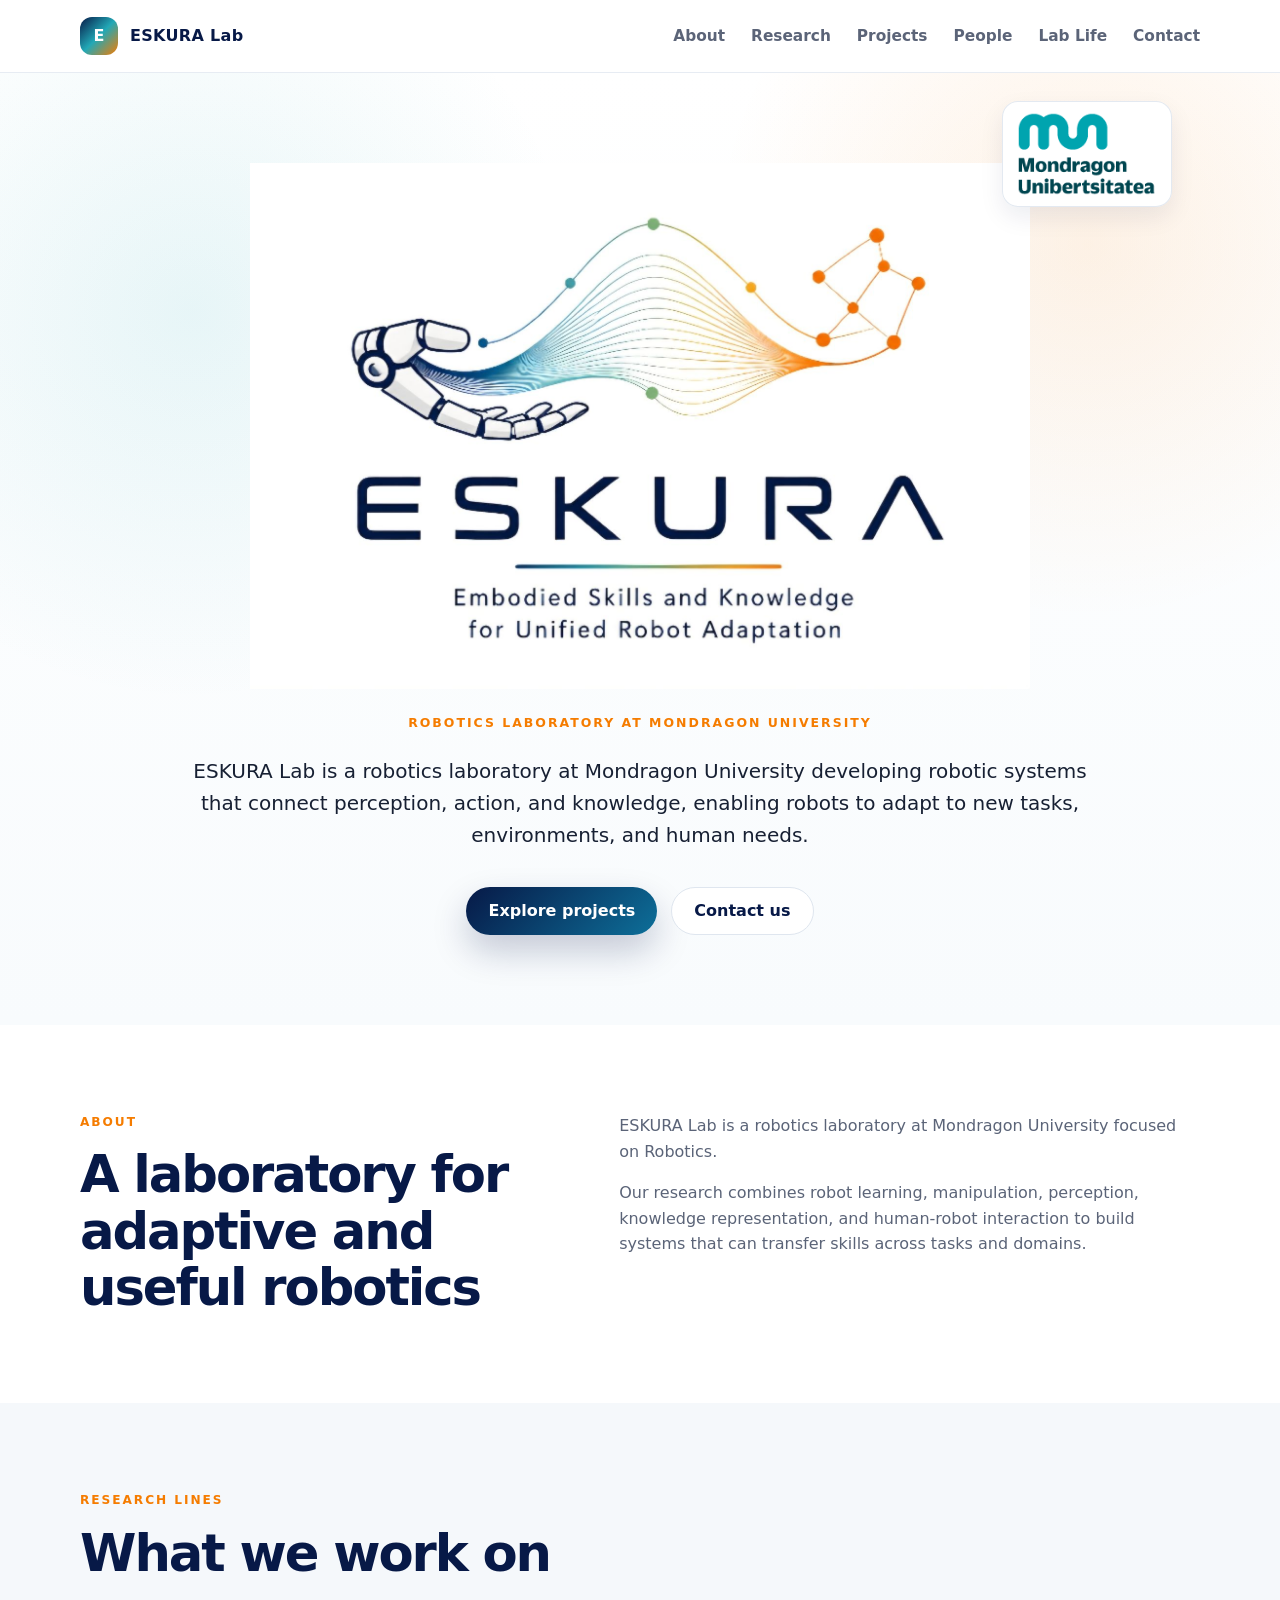
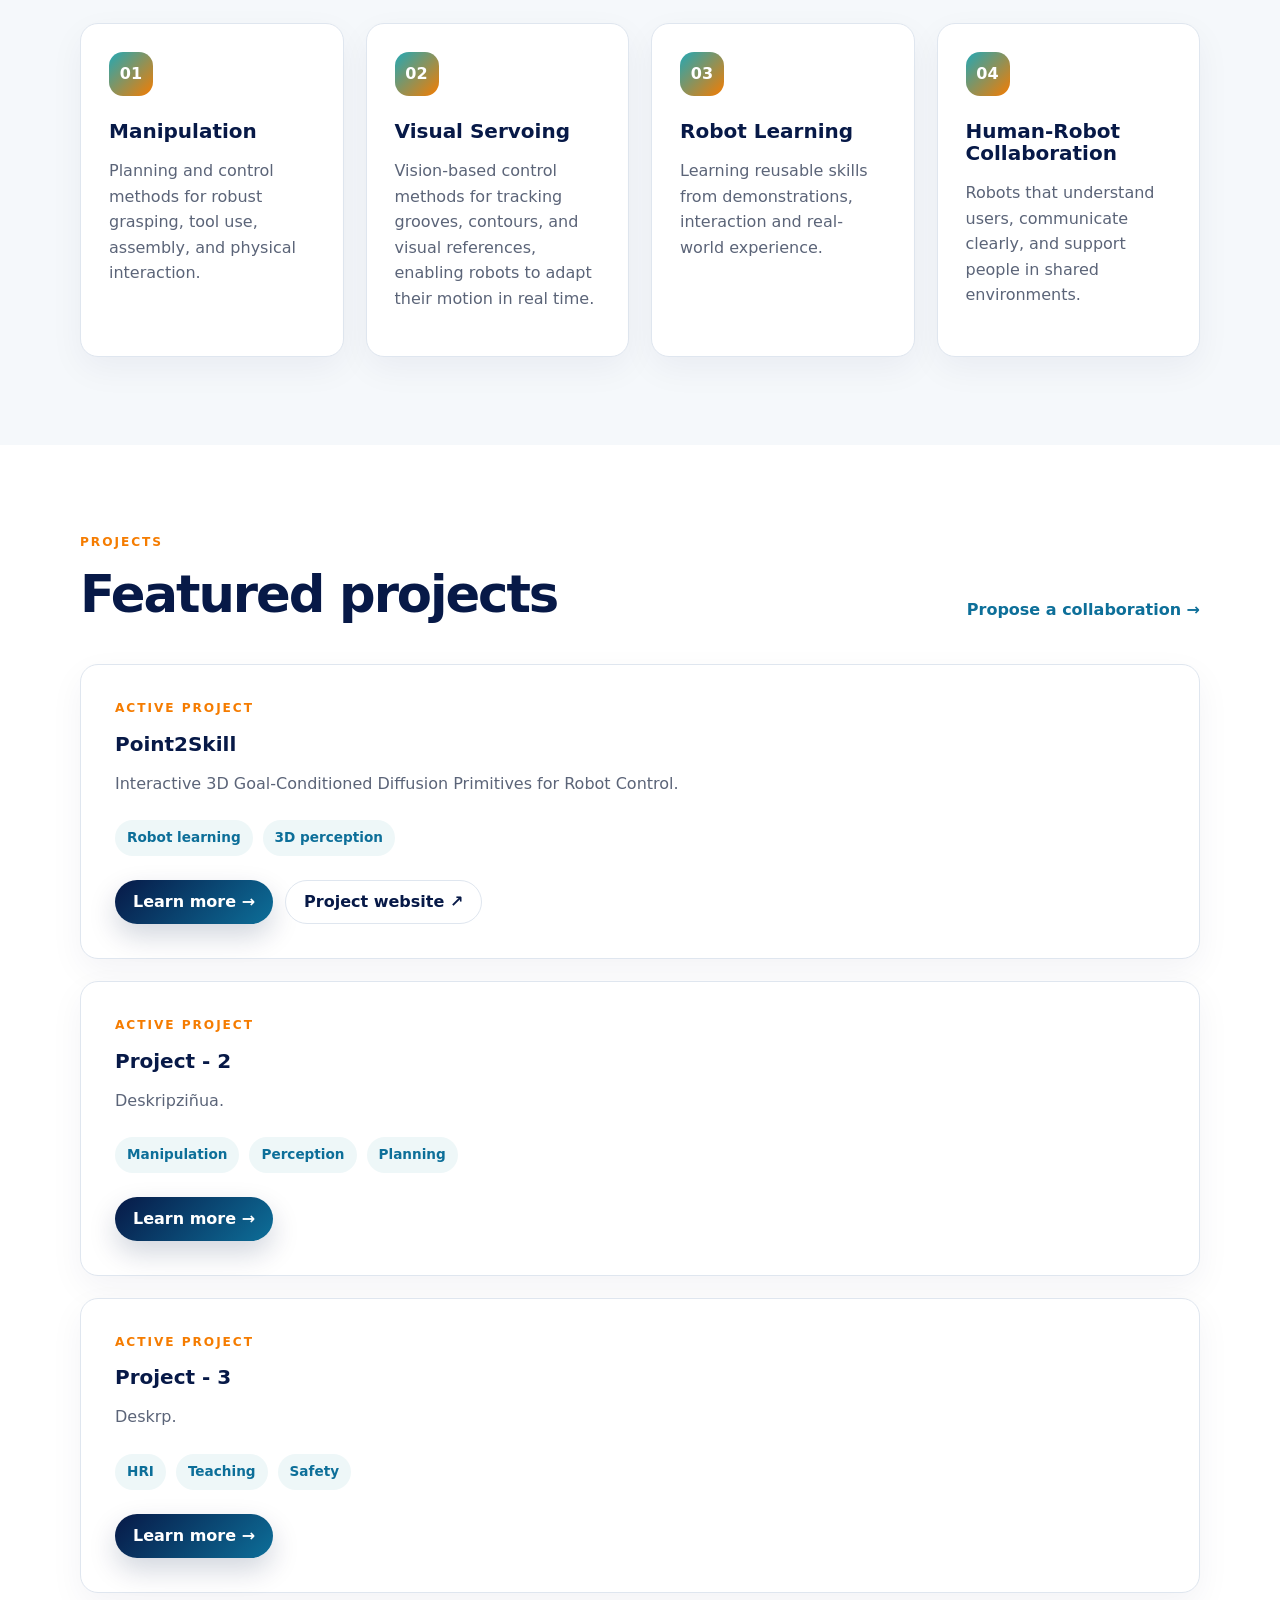
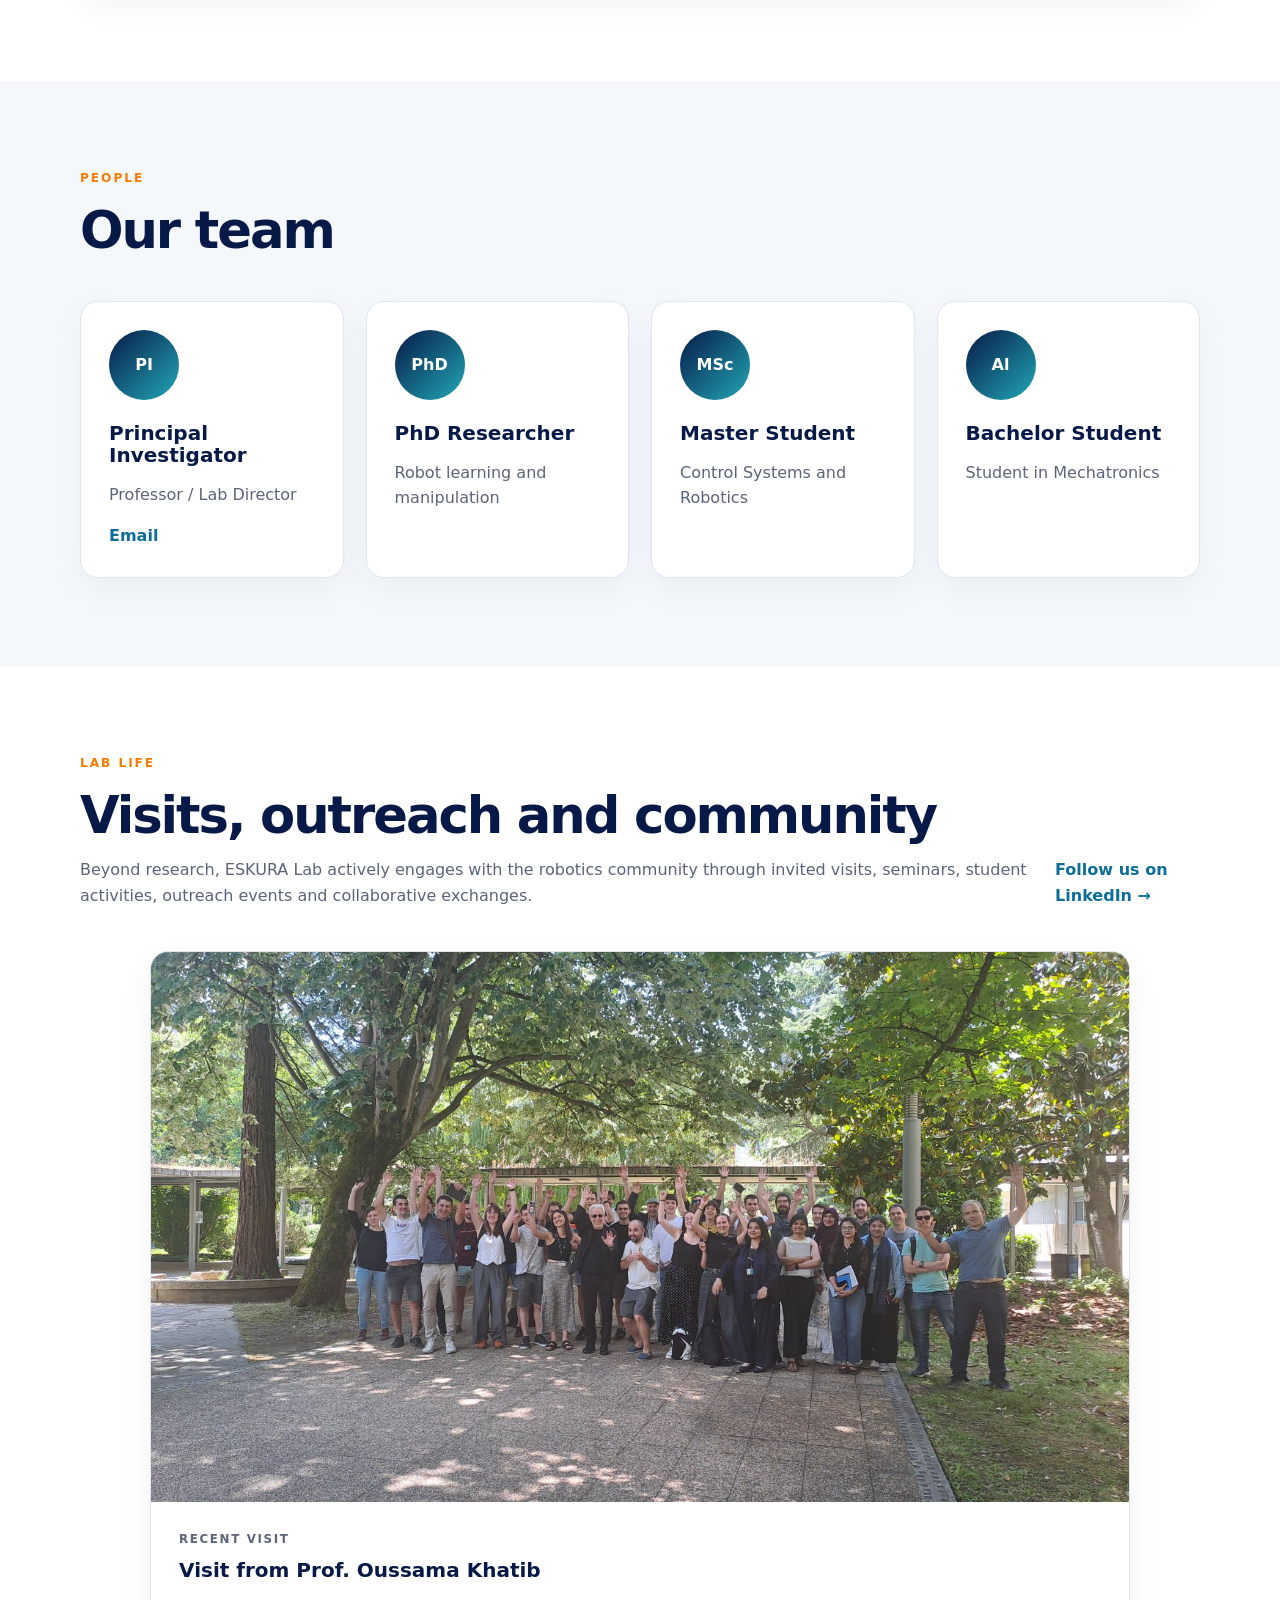
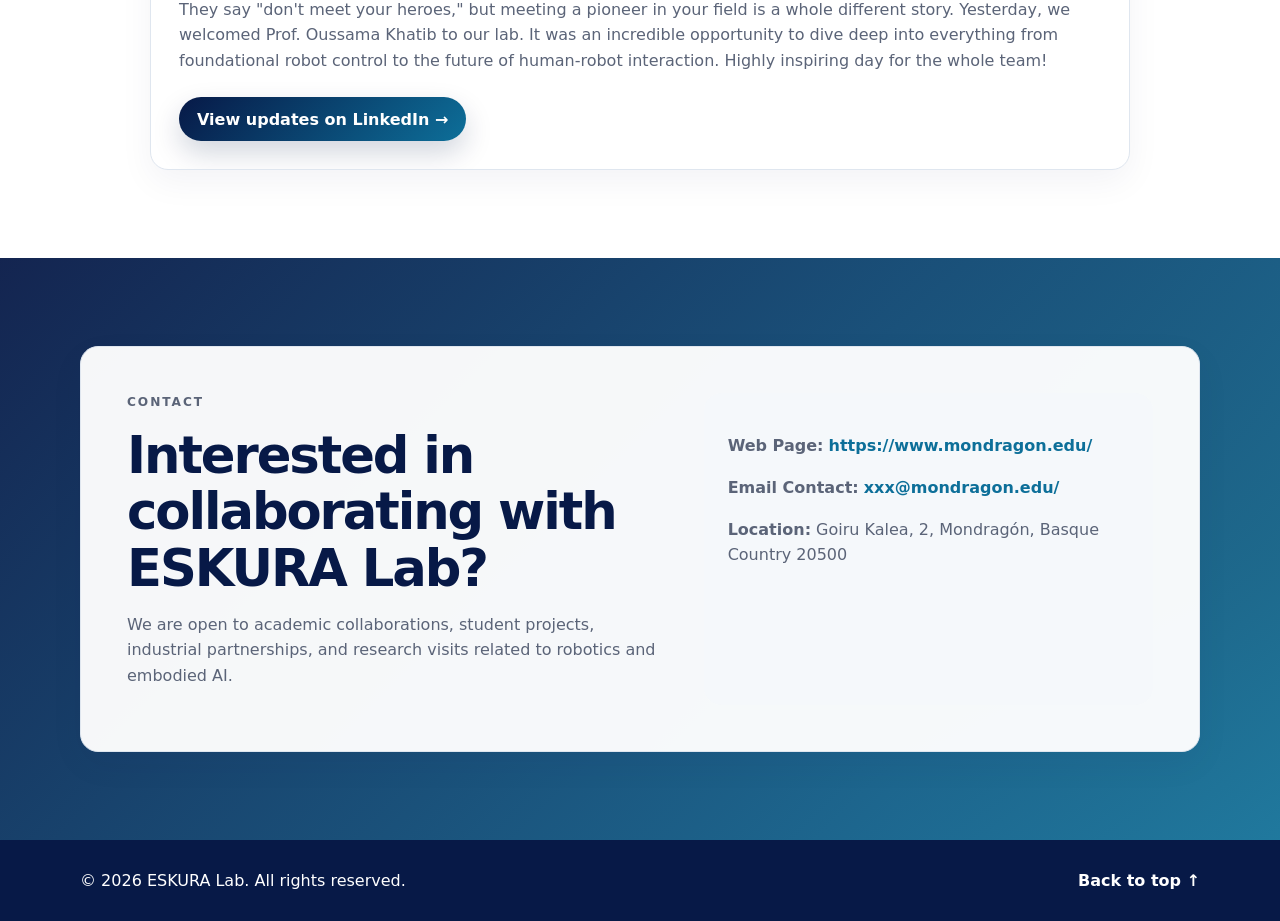
<file: index.html>
<!DOCTYPE html>
<html lang="en">
<head>
  <meta charset="UTF-8" />
  <meta name="viewport" content="width=device-width, initial-scale=1.0" />
  <meta name="description" content="ESKURA Lab — Embodied Skills and Knowledge for Unified Robot Adaptation." />
  <title>ESKURA Lab | Robotics Research Laboratory</title>
  <link rel="icon" href="assets/img/eskura-logo.jpeg" />
  <link rel="stylesheet" href="assets/css/styles.css" />
</head>
<body>
  <header class="site-header">
    <nav class="navbar" aria-label="Main navigation">
      <a class="brand" href="#home" aria-label="ESKURA Lab home">
        <span class="brand-mark">E</span>
        <span>ESKURA Lab</span>
      </a>

      <button class="nav-toggle" type="button" aria-expanded="false" aria-controls="nav-menu">
        <span class="sr-only">Open navigation menu</span>
        <span></span>
        <span></span>
        <span></span>
      </button>

      <ul class="nav-menu" id="nav-menu">
        <li><a href="#about">About</a></li>
        <li><a href="#research">Research</a></li>
        <li><a href="#projects">Projects</a></li>
        <li><a href="#people">People</a></li>
        <li><a href="#lab-life">Lab Life</a></li>
        <li><a href="#contact">Contact</a></li>
      </ul>
    </nav>
  </header>

  <main id="home">
    <section class="hero hero-rail-style">
<div class="container hero-rail-content">
  <a 
    class="university-corner-logo" 
    href="https://www.mondragon.edu/" 
    target="_blank" 
    rel="noopener noreferrer"
    aria-label="Mondragon University website"
  >
    <img 
      src="assets/img/Logo_Mondragon_Unibertsitatea.png" 
      alt="Mondragon University logo" 
    />
  </a>

  <div class="hero-main-logo" aria-label="ESKURA Lab logo">
    <img 
      src="assets/img/eskura-logo.jpeg" 
      alt="ESKURA Lab — Embodied Skills and Knowledge for Unified Robot Adaptation" 
    />
  </div>

  <p class="hero-affiliation">
    Robotics laboratory at Mondragon University
  </p>

  <p class="hero-description hero-description-centered">
    ESKURA Lab is a robotics laboratory at Mondragon University developing robotic
    systems that connect perception, action, and knowledge, enabling robots to adapt
    to new tasks, environments, and human needs.
  </p>

    <div class="hero-actions hero-actions-centered">
      <a class="button primary" href="#projects">Explore projects</a>
      <a class="button secondary" href="#contact">Contact us</a>
    </div>
  </div>
</section>

    <section id="about" class="section-padding">
      <div class="container two-column">
        <div>
          <p class="section-kicker">About</p>
          <h2>A laboratory for adaptive and useful robotics</h2>
        </div>
        <div class="section-copy">
          <p>
             ESKURA Lab is a robotics laboratory at Mondragon University focused on Robotics.
          </p>
          <p>
            Our research combines robot learning, manipulation, perception, knowledge representation,
            and human-robot interaction to build systems that can transfer skills across tasks and domains.
          </p>
        </div>
      </div>
    </section>

    <section id="research" class="section-padding section-muted">
      <div class="container">
        <div class="section-heading">
          <p class="section-kicker">Research lines</p>
          <h2>What we work on</h2>
        </div>

        <div class="cards grid-4">
          <article class="card">
            <div class="card-icon">01</div>
            <h3>Manipulation</h3>
            <p>Planning and control methods for robust grasping, tool use, assembly, and physical interaction.</p>
          </article>
          <article class="card">
            <div class="card-icon">02</div>
            <h3>Visual Servoing</h3>
            <p>Vision-based control methods for tracking grooves, contours, and visual references, enabling robots to adapt their motion in real time.</p>
          </article>
          <article class="card">
            <div class="card-icon">03</div>
            <h3>Robot Learning</h3>
            <p>Learning reusable skills from demonstrations, interaction and real-world experience.</p>
          </article>
          <article class="card">
            <div class="card-icon">04</div>
            <h3>Human-Robot Collaboration</h3>
            <p>Robots that understand users, communicate clearly, and support people in shared environments.</p>
          </article>
        </div>
      </div>
    </section>

  <section id="projects" class="section-padding">
    <div class="container">
      <div class="section-heading split-heading">
        <div>
          <p class="section-kicker">Projects</p>
          <h2>Featured projects</h2>
        </div>
        <a class="text-link" href="mailto:your-email@your-university.edu">
          Propose a collaboration →
        </a>
      </div>
  
      <div class="project-list">
  
        <article class="project-card">
          <div class="project-meta">Active project</div>
  
          <h3>Point2Skill</h3>
  
          <p>
            Interactive 3D Goal-Conditioned Diffusion Primitives for Robot Control.
          </p>
  
          <ul class="tag-list" aria-label="Project tags">
            <li>Robot learning</li>
            <li>3D perception</li>
          </ul>
  
          <div class="project-actions">
            <a 
              class="project-link" 
              href="projects/point2skill/"
            >
              Learn more →
            </a>
  
            <a 
              class="project-link project-link-secondary" 
              href="https://point2skill.github.io/Point2Skill-web/" 
              target="_blank" 
              rel="noopener noreferrer"
            >
              Project website ↗
            </a>
          </div>
        </article>
  
        <article class="project-card">
          <div class="project-meta">Active project</div>
  
          <h3>Project - 2</h3>
  
          <p>
            Deskripziñua.
          </p>
  
          <ul class="tag-list" aria-label="Project tags">
            <li>Manipulation</li>
            <li>Perception</li>
            <li>Planning</li>
          </ul>
  
          <div class="project-actions">
            <a 
              class="project-link" 
              href="projects/project-2/"
            >
              Learn more →
            </a>
          </div>
        </article>
  
        <article class="project-card">
          <div class="project-meta">Active project</div>
  
          <h3>Project - 3</h3>
  
          <p>
            Deskrp.
          </p>
  
          <ul class="tag-list" aria-label="Project tags">
            <li>HRI</li>
            <li>Teaching</li>
            <li>Safety</li>
          </ul>
  
          <div class="project-actions">
            <a 
              class="project-link" 
              href="projects/project-3/"
            >
              Learn more →
            </a>
          </div>
        </article>
  
      </div>
    </div>
  </section>

    <section id="people" class="section-padding section-muted">
      <div class="container">
        <div class="section-heading">
          <p class="section-kicker">People</p>
          <h2>Our team</h2>
          <p class="section-intro">
          </p>
        </div>

        <div class="people-grid">
          <article class="person-card">
            <div class="avatar" aria-hidden="true">PI</div>
            <h3>Principal Investigator</h3>
            <p>Professor / Lab Director</p>
            <a href="mailto:your-email@your-university.edu">Email</a>
          </article>
          <article class="person-card">
            <div class="avatar" aria-hidden="true">PhD</div>
            <h3>PhD Researcher</h3>
            <p>Robot learning and manipulation</p>
          </article>
          <article class="person-card">
            <div class="avatar" aria-hidden="true">MSc</div>
            <h3>Master Student</h3>
            <p> Control Systems and Robotics </p>
          </article>
          <article class="person-card">
            <div class="avatar" aria-hidden="true">Al</div>
            <h3>Bachelor Student</h3>
            <p> Student in Mechatronics </p>
          </article>
        </div>
      </div>
    </section>
<section id="lab-life" class="section-padding">
  <div class="container">
    <div class="section-heading split-heading">
      <div>
        <p class="section-kicker">Lab Life</p>
        <h2>Visits, outreach and community</h2>
        <p class="section-intro">
          Beyond research, ESKURA Lab actively engages with the robotics community
          through invited visits, seminars, student activities, outreach events and
          collaborative exchanges.
        </p>
      </div>

      <a 
        class="text-link" 
        href="https://www.linkedin.com/company/robotics-and-automation-research-group-mondragon-university/" 
        target="_blank" 
        rel="noopener noreferrer"
      >
        Follow us on LinkedIn →
      </a>
    </div>

    <article class="lab-life-single-card">
      <a 
        class="lab-life-single-image" 
        href="https://www.linkedin.com/company/robotics-and-automation-research-group-mondragon-university/" 
        target="_blank" 
        rel="noopener noreferrer"
        aria-label="Open Robotics and Automation Research Group on LinkedIn"
      >
        <img 
          src="assets/img/lab-life/oussama-khatib-visit.jpeg" 
          alt="Visit from Prof. Oussama Khatib to the Robotics and Automation Research Group"
        />
      </a>

      <div class="lab-life-content">
        <p class="lab-life-date">Recent visit</p>
        <h3>Visit from Prof. Oussama Khatib</h3>
        <p>
They say "don't meet your heroes," but meeting a pioneer in your field is a whole different story. Yesterday, we welcomed Prof. Oussama Khatib to our lab. It was an incredible opportunity to dive deep into everything from foundational robot control to the future of human-robot interaction. Highly inspiring day for the whole team! 
        </p>

        <div class="project-actions">
          <a 
            class="project-link" 
            href="https://www.linkedin.com/company/robotics-and-automation-research-group-mondragon-university/" 
            target="_blank" 
            rel="noopener noreferrer"
          >
            View updates on LinkedIn →
          </a>
        </div>
      </div>
    </article>
  </div>
</section>

    
    <section id="contact" class="section-padding contact-section">
      <div class="container contact-card">
        <div>
          <p class="section-kicker">Contact</p>
          <h2>Interested in collaborating with ESKURA Lab?</h2>
          <p>
            We are open to academic collaborations, student projects, industrial partnerships,
            and research visits related to robotics and embodied AI.
          </p>
        </div>
        <div class="contact-details">
          <p><strong>Web Page:</strong> <a href="https://www.mondragon.edu/">https://www.mondragon.edu/</a></p>
           <p><strong>Email Contact:</strong> <a href=" xxx@mondragon.edu"> xxx@mondragon.edu/</a></p>
          <p><strong>Location:</strong> Goiru Kalea, 2, Mondragón, Basque Country 20500</p>
        </div>
      </div>
    </section>
  </main>

  <footer class="site-footer">
    <div class="container footer-content">
      <p>© <span id="year"></span> ESKURA Lab. All rights reserved.</p>
      <a href="#home">Back to top ↑</a>
    </div>
  </footer>

  <script src="assets/js/main.js"></script>
</body>
</html>
</file>
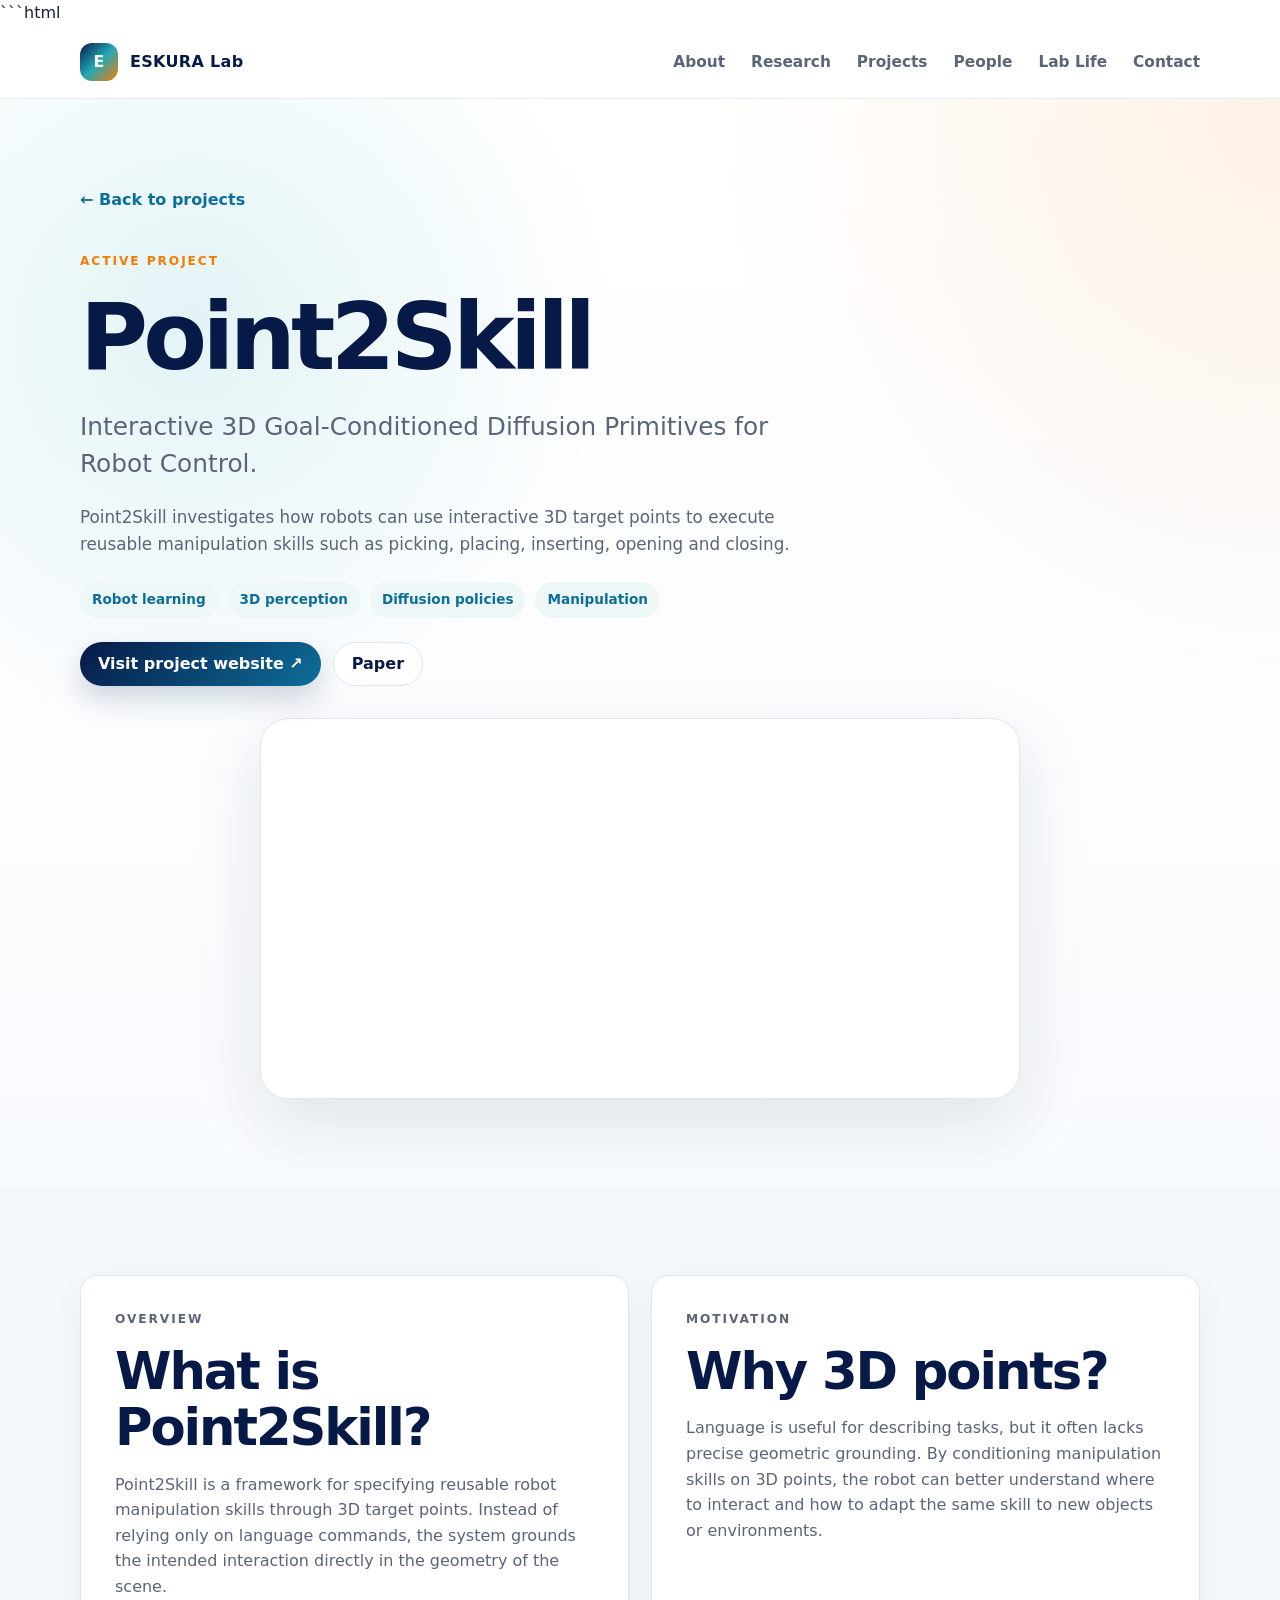
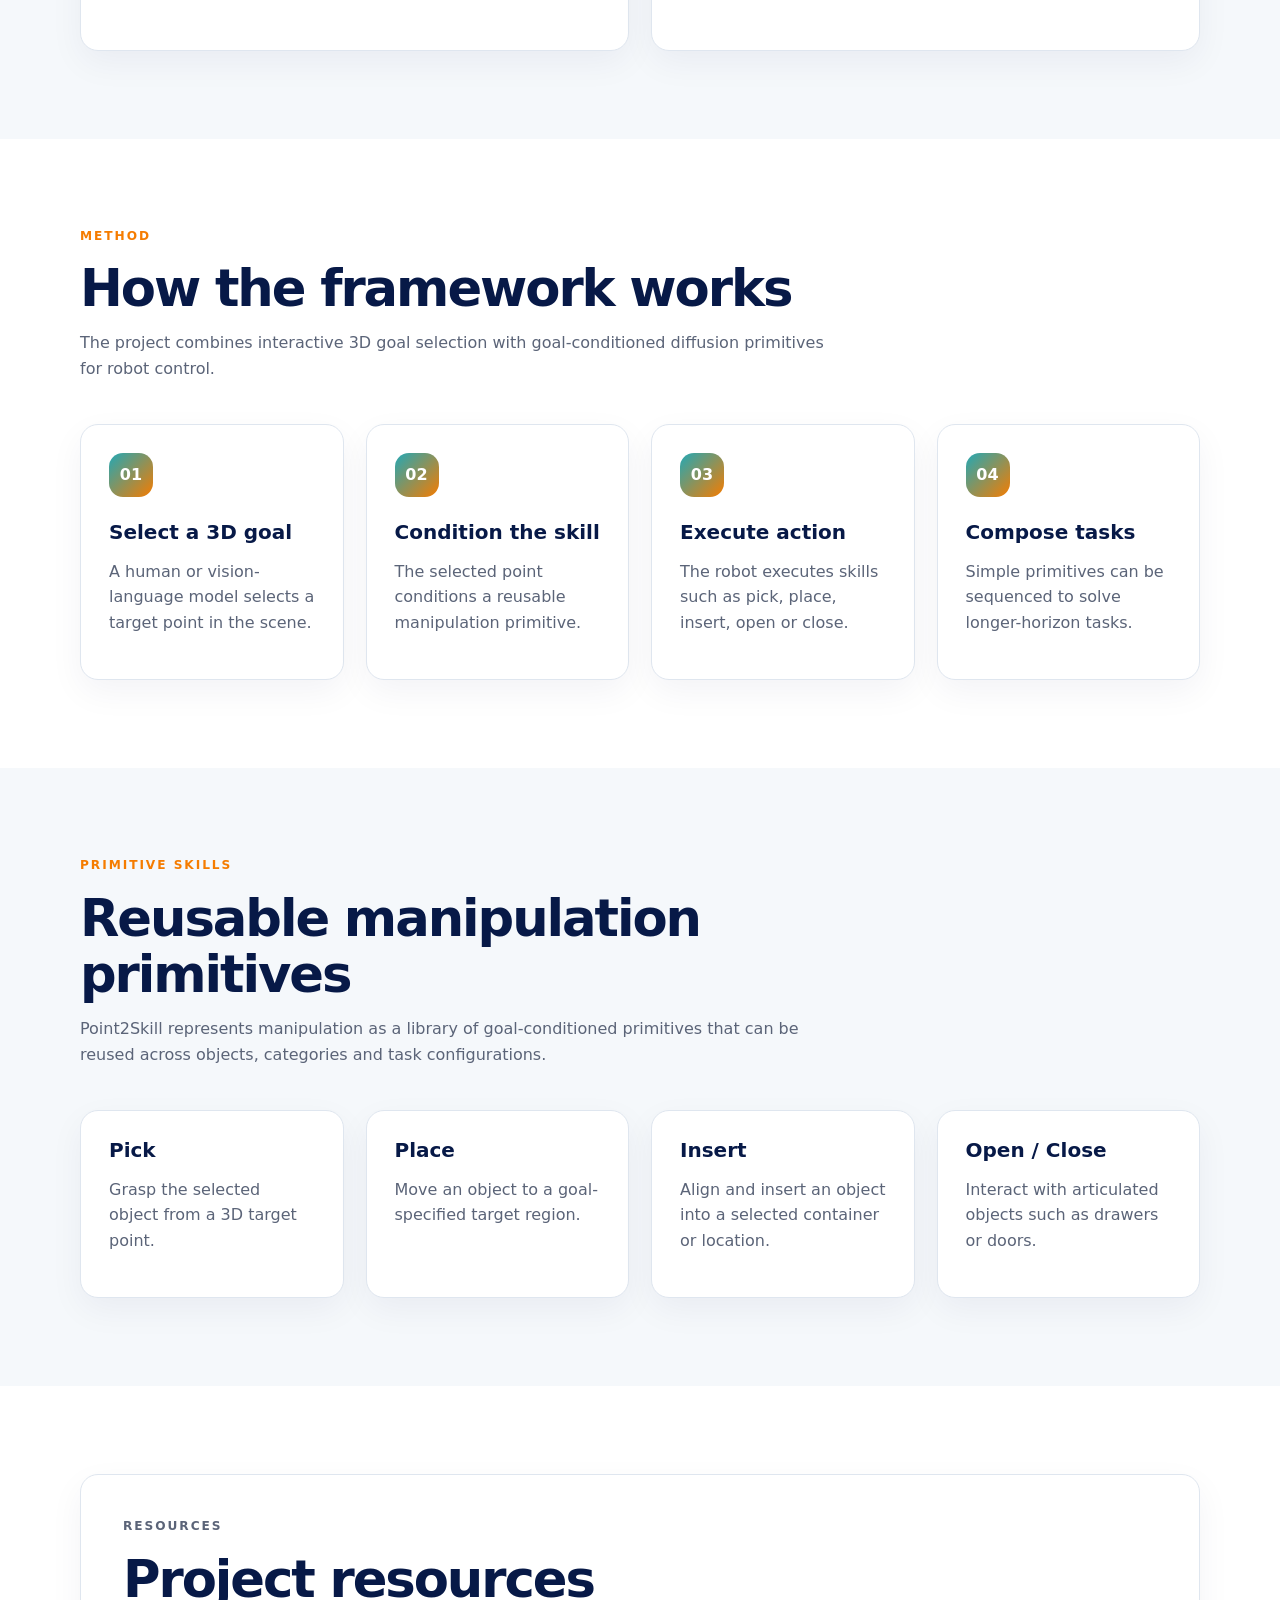
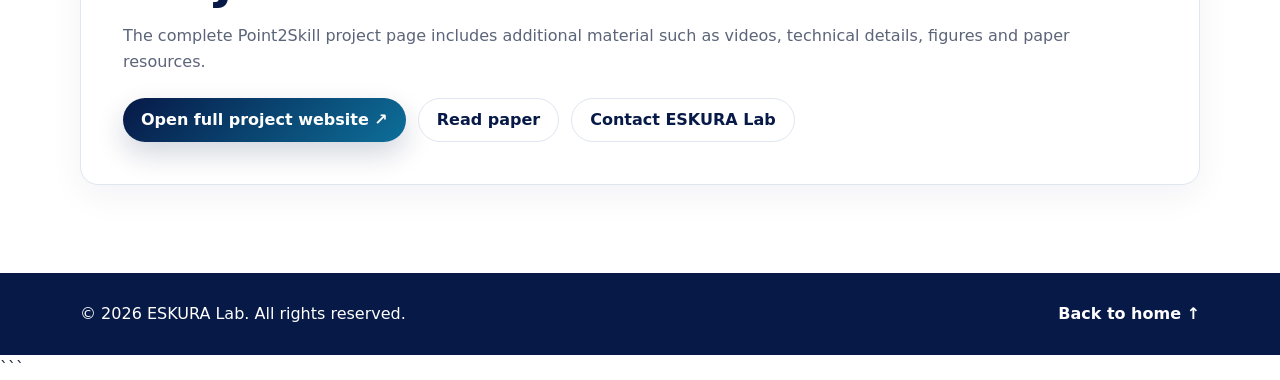
<file: projects/point2skill/index.html>
```html
<!DOCTYPE html>
<html lang="en">
<head>
  <meta charset="UTF-8" />
  <meta name="viewport" content="width=device-width, initial-scale=1.0" />
  <meta 
    name="description" 
    content="Point2Skill — Interactive 3D Goal-Conditioned Diffusion Primitives for Robot Control." 
  />
  <title>Point2Skill | ESKURA Lab</title>
  <link rel="icon" href="../../assets/img/eskura-logo.jpeg" />
  <link rel="stylesheet" href="../../assets/css/styles.css" />
</head>

<body>
  <header class="site-header">
    <nav class="navbar" aria-label="Main navigation">
      <a class="brand" href="../../#home" aria-label="ESKURA Lab home">
        <span class="brand-mark">E</span>
        <span>ESKURA Lab</span>
      </a>

      <button class="nav-toggle" type="button" aria-expanded="false" aria-controls="nav-menu">
        <span class="sr-only">Open navigation menu</span>
        <span></span>
        <span></span>
        <span></span>
      </button>

      <ul class="nav-menu" id="nav-menu">
        <li><a href="../../#about">About</a></li>
        <li><a href="../../#research">Research</a></li>
        <li><a href="../../#projects">Projects</a></li>
        <li><a href="../../#people">People</a></li>
        <li><a href="../../#lab-life">Lab Life</a></li>
        <li><a href="../../#contact">Contact</a></li>
      </ul>
    </nav>
  </header>

  <main>
    <section class="project-page-hero section-padding">
      <div class="container">
        <a class="text-link" href="../../#projects">← Back to projects</a>

        <div class="project-page-layout">
          <div class="project-page-header">
            <p class="section-kicker">Active project</p>

            <h1>Point2Skill</h1>

            <p class="project-page-subtitle">
              Interactive 3D Goal-Conditioned Diffusion Primitives for Robot Control.
            </p>

            <p class="project-page-summary">
              Point2Skill investigates how robots can use interactive 3D target points
              to execute reusable manipulation skills such as picking, placing, inserting,
              opening and closing.
            </p>

            <ul class="tag-list" aria-label="Project tags">
              <li>Robot learning</li>
              <li>3D perception</li>
              <li>Diffusion policies</li>
              <li>Manipulation</li>
            </ul>

            <div class="project-actions">
              <a 
                class="project-link" 
                href="https://point2skill.github.io/Point2Skill-web/" 
                target="_blank" 
                rel="noopener noreferrer"
              >
                Visit project website ↗
              </a>

              <a 
                class="project-link project-link-secondary" 
                href="https://point2skill.github.io/Point2Skill-web/assets/paper.pdf" 
                target="_blank" 
                rel="noopener noreferrer"
              >
                Paper
              </a>
            </div>
          </div>

          <div class="project-page-media">
            <video autoplay muted loop playsinline>
              <source 
                src="https://point2skill.github.io/Point2Skill-web/assets/videos/Point2Skill_web.mp4" 
                type="video/mp4" 
              />
            </video>
          </div>
        </div>
      </div>
    </section>

    <section class="section-padding section-muted">
      <div class="container project-detail-grid">
        <article class="project-detail-card">
          <p class="section-kicker">Overview</p>
          <h2>What is Point2Skill?</h2>
          <p>
            Point2Skill is a framework for specifying reusable robot manipulation
            skills through 3D target points. Instead of relying only on language commands,
            the system grounds the intended interaction directly in the geometry of the scene.
          </p>
        </article>

        <article class="project-detail-card">
          <p class="section-kicker">Motivation</p>
          <h2>Why 3D points?</h2>
          <p>
            Language is useful for describing tasks, but it often lacks precise geometric
            grounding. By conditioning manipulation skills on 3D points, the robot can
            better understand where to interact and how to adapt the same skill to new
            objects or environments.
          </p>
        </article>
      </div>
    </section>

    <section class="section-padding">
      <div class="container">
        <div class="section-heading">
          <p class="section-kicker">Method</p>
          <h2>How the framework works</h2>
          <p class="section-intro">
            The project combines interactive 3D goal selection with goal-conditioned
            diffusion primitives for robot control.
          </p>
        </div>

        <div class="cards grid-4">
          <article class="card">
            <div class="card-icon">01</div>
            <h3>Select a 3D goal</h3>
            <p>
              A human or vision-language model selects a target point in the scene.
            </p>
          </article>

          <article class="card">
            <div class="card-icon">02</div>
            <h3>Condition the skill</h3>
            <p>
              The selected point conditions a reusable manipulation primitive.
            </p>
          </article>

          <article class="card">
            <div class="card-icon">03</div>
            <h3>Execute action</h3>
            <p>
              The robot executes skills such as pick, place, insert, open or close.
            </p>
          </article>

          <article class="card">
            <div class="card-icon">04</div>
            <h3>Compose tasks</h3>
            <p>
              Simple primitives can be sequenced to solve longer-horizon tasks.
            </p>
          </article>
        </div>
      </div>
    </section>

    <section class="section-padding section-muted">
      <div class="container">
        <div class="section-heading">
          <p class="section-kicker">Primitive skills</p>
          <h2>Reusable manipulation primitives</h2>
          <p class="section-intro">
            Point2Skill represents manipulation as a library of goal-conditioned primitives
            that can be reused across objects, categories and task configurations.
          </p>
        </div>

        <div class="project-skill-grid">
          <article class="project-skill-card">
            <h3>Pick</h3>
            <p>Grasp the selected object from a 3D target point.</p>
          </article>

          <article class="project-skill-card">
            <h3>Place</h3>
            <p>Move an object to a goal-specified target region.</p>
          </article>

          <article class="project-skill-card">
            <h3>Insert</h3>
            <p>Align and insert an object into a selected container or location.</p>
          </article>

          <article class="project-skill-card">
            <h3>Open / Close</h3>
            <p>Interact with articulated objects such as drawers or doors.</p>
          </article>
        </div>
      </div>
    </section>

    <section class="section-padding">
      <div class="container project-wide-card">
        <p class="section-kicker">Resources</p>
        <h2>Project resources</h2>
        <p>
          The complete Point2Skill project page includes additional material such as
          videos, technical details, figures and paper resources.
        </p>

        <div class="project-actions">
          <a 
            class="project-link" 
            href="https://point2skill.github.io/Point2Skill-web/" 
            target="_blank" 
            rel="noopener noreferrer"
          >
            Open full project website ↗
          </a>

          <a 
            class="project-link project-link-secondary" 
            href="https://point2skill.github.io/Point2Skill-web/assets/paper.pdf" 
            target="_blank" 
            rel="noopener noreferrer"
          >
            Read paper
          </a>

          <a 
            class="project-link project-link-secondary" 
            href="../../#contact"
          >
            Contact ESKURA Lab
          </a>
        </div>
      </div>
    </section>
  </main>

  <footer class="site-footer">
    <div class="container footer-content">
      <p>© <span id="year"></span> ESKURA Lab. All rights reserved.</p>
      <a href="../../#home">Back to home ↑</a>
    </div>
  </footer>

  <script src="../../assets/js/main.js"></script>
</body>
</html>
```
</file>
<file: assets/css/styles.css>
:root {
  --color-navy: #071947;
  --color-blue: #0d6f99;
  --color-teal: #22a8b6;
  --color-orange: #f57c00;
  --color-green: #6da96d;
  --color-text: #172033;
  --color-muted: #5b6478;
  --color-border: #dfe6ef;
  --color-background: #ffffff;
  --color-soft: #f5f8fb;
  --shadow-soft: 0 24px 70px rgba(7, 25, 71, 0.10);
  --radius-large: 28px;
  --radius-medium: 18px;
  --container: 1120px;
}

* {
  box-sizing: border-box;
}

html {
  scroll-behavior: smooth;
}

body {
  margin: 0;
  font-family: Inter, ui-sans-serif, system-ui, -apple-system, BlinkMacSystemFont, "Segoe UI", sans-serif;
  color: var(--color-text);
  background: var(--color-background);
  line-height: 1.6;
}

img {
  max-width: 100%;
  display: block;
}

a {
  color: inherit;
}

.container {
  width: min(100% - 40px, var(--container));
  margin-inline: auto;
}

.section-padding {
  padding: 88px 0;
}

.site-header {
  position: sticky;
  top: 0;
  z-index: 50;
  background: rgba(255, 255, 255, 0.88);
  backdrop-filter: blur(16px);
  border-bottom: 1px solid rgba(223, 230, 239, 0.75);
}

.navbar {
  width: min(100% - 40px, var(--container));
  margin-inline: auto;
  min-height: 72px;
  display: flex;
  align-items: center;
  justify-content: space-between;
  gap: 24px;
}

.brand {
  display: inline-flex;
  align-items: center;
  gap: 12px;
  text-decoration: none;
  color: var(--color-navy);
  font-weight: 800;
  letter-spacing: 0.02em;
}

.brand-mark {
  width: 38px;
  height: 38px;
  border-radius: 12px;
  display: inline-grid;
  place-items: center;
  color: #fff;
  background: linear-gradient(135deg, var(--color-navy), var(--color-teal), var(--color-orange));
  font-weight: 900;
}

.nav-menu {
  display: flex;
  align-items: center;
  gap: 26px;
  list-style: none;
  margin: 0;
  padding: 0;
}

.nav-menu a {
  text-decoration: none;
  color: var(--color-muted);
  font-weight: 650;
  font-size: 0.96rem;
}

.nav-menu a:hover,
.nav-menu a:focus-visible {
  color: var(--color-navy);
}

.nav-toggle {
  display: none;
  width: 44px;
  height: 44px;
  border: 0;
  border-radius: 12px;
  background: var(--color-soft);
  cursor: pointer;
  padding: 10px;
}

.nav-toggle span:not(.sr-only) {
  display: block;
  height: 2px;
  margin: 5px 0;
  background: var(--color-navy);
  border-radius: 999px;
}

.sr-only {
  position: absolute;
  width: 1px;
  height: 1px;
  padding: 0;
  margin: -1px;
  overflow: hidden;
  clip: rect(0, 0, 0, 0);
  white-space: nowrap;
  border: 0;
}

.hero {
  min-height: calc(100vh - 72px);
  display: flex;
  align-items: center;
  background:
    radial-gradient(circle at top right, rgba(245, 124, 0, 0.12), transparent 35%),
    radial-gradient(circle at 15% 20%, rgba(34, 168, 182, 0.14), transparent 30%),
    linear-gradient(180deg, #ffffff 0%, #f8fbfd 100%);
}


.eyebrow,
.section-kicker,
.project-meta {
  margin: 0 0 14px;
  color: var(--color-orange);
  text-transform: uppercase;
  letter-spacing: 0.16em;
  font-size: 0.76rem;
  font-weight: 800;
}

h1,
h2,
h3 {
  color: var(--color-navy);
  line-height: 1.1;
  margin: 0;
}

h1 {
  font-size: clamp(3.4rem, 8vw, 6.4rem);
  letter-spacing: 0.08em;
}

h2 {
  font-size: clamp(2rem, 4vw, 3.2rem);
  letter-spacing: -0.04em;
}

h3 {
  font-size: 1.25rem;
}



.hero-description,
.section-copy,
.section-intro,
.card p,
.project-card p,
.person-card p,
.contact-card p {
  color: var(--color-muted);
}

.hero-description {
  max-width: 650px;
  font-size: 1.08rem;
}

.hero-actions {
  display: flex;
  flex-wrap: wrap;
  gap: 14px;
  margin-top: 32px;
}

.button {
  display: inline-flex;
  align-items: center;
  justify-content: center;
  min-height: 48px;
  padding: 0 22px;
  border-radius: 999px;
  text-decoration: none;
  font-weight: 750;
  transition: transform 160ms ease, box-shadow 160ms ease, background 160ms ease;
}

.button:hover {
  transform: translateY(-2px);
}

.button.primary {
  color: #fff;
  background: linear-gradient(135deg, var(--color-navy), var(--color-blue));
  box-shadow: 0 16px 35px rgba(7, 25, 71, 0.22);
}

.button.secondary {
  color: var(--color-navy);
  background: #fff;
  border: 1px solid var(--color-border);
}

.two-column {
  display: grid;
  grid-template-columns: 0.9fr 1.1fr;
  gap: 64px;
}

.section-copy p:first-child {
  margin-top: 0;
}

.section-muted {
  background: var(--color-soft);
}

.section-heading {
  max-width: 760px;
  margin-bottom: 42px;
}

.section-intro {
  margin: 14px 0 0;
}

.split-heading {
  max-width: none;
  display: flex;
  justify-content: space-between;
  align-items: end;
  gap: 24px;
}

.text-link {
  color: var(--color-blue);
  font-weight: 800;
  text-decoration: none;
}

.cards,
.people-grid {
  display: grid;
  gap: 22px;
}

.grid-4 {
  grid-template-columns: repeat(4, 1fr);
}

.card,
.person-card,
.project-card,
.contact-card {
  border: 1px solid var(--color-border);
  background: #fff;
  border-radius: var(--radius-medium);
  box-shadow: 0 12px 34px rgba(7, 25, 71, 0.05);
}

.card,
.person-card {
  padding: 28px;
}

.card-icon {
  width: 44px;
  height: 44px;
  margin-bottom: 24px;
  border-radius: 14px;
  display: grid;
  place-items: center;
  color: #fff;
  background: linear-gradient(135deg, var(--color-teal), var(--color-orange));
  font-weight: 900;
}

.project-list {
  display: grid;
  gap: 22px;
}

.project-card {
  padding: 34px;
}

.project-card p {
  max-width: 850px;
}

.tag-list {
  display: flex;
  flex-wrap: wrap;
  gap: 10px;
  list-style: none;
  padding: 0;
  margin: 24px 0 0;
}

.tag-list li {
  padding: 7px 12px;
  border-radius: 999px;
  background: #eef7f8;
  color: var(--color-blue);
  font-size: 0.85rem;
  font-weight: 750;
}

.people-grid {
  grid-template-columns: repeat(4, 1fr);
}

.avatar {
  width: 70px;
  height: 70px;
  margin-bottom: 22px;
  border-radius: 50%;
  display: grid;
  place-items: center;
  color: #fff;
  background: linear-gradient(135deg, var(--color-navy), var(--color-teal));
  font-weight: 900;
}

.person-card a,
.contact-details a {
  color: var(--color-blue);
  font-weight: 750;
  text-decoration: none;
}

.contact-section {
  background:
    linear-gradient(135deg, rgba(7, 25, 71, 0.95), rgba(13, 111, 153, 0.92)),
    radial-gradient(circle at right, rgba(245, 124, 0, 0.45), transparent 35%);
}

.contact-card {
  display: grid;
  grid-template-columns: 1fr 0.85fr;
  gap: 48px;
  padding: 46px;
  background: rgba(255, 255, 255, 0.96);
}

.contact-details {
  padding: 24px;
  border-radius: 18px;
  background: var(--color-soft);
}

.site-footer {
  padding: 28px 0;
  color: #fff;
  background: var(--color-navy);
}

.footer-content {
  display: flex;
  align-items: center;
  justify-content: space-between;
  gap: 18px;
}

.footer-content p {
  margin: 0;
}

.footer-content a {
  color: #fff;
  text-decoration: none;
  font-weight: 750;
}

@media (max-width: 920px) {
  .hero-content,
  .two-column,
  .contact-card {
    grid-template-columns: 1fr;
  }

  .grid-4,
  .people-grid {
    grid-template-columns: repeat(2, 1fr);
  }

  .split-heading {
    align-items: start;
    flex-direction: column;
  }
}

@media (max-width: 720px) {
  .section-padding {
    padding: 64px 0;
  }

  .nav-toggle {
    display: block;
  }

  .nav-menu {
    position: absolute;
    top: 72px;
    left: 20px;
    right: 20px;
    display: none;
    flex-direction: column;
    align-items: stretch;
    gap: 0;
    padding: 14px;
    background: #fff;
    border: 1px solid var(--color-border);
    border-radius: 18px;
    box-shadow: var(--shadow-soft);
  }

  .nav-menu.is-open {
    display: flex;
  }

  .nav-menu a {
    display: block;
    padding: 12px;
  }

  .hero {
    min-height: auto;
  }

  .hero-logo {
    padding: 16px;
  }

  .grid-4,
  .people-grid {
    grid-template-columns: 1fr;
  }

  .footer-content {
    align-items: flex-start;
    flex-direction: column;
  }
}
.lab-life-grid {
  display: grid;
  grid-template-columns: 1.25fr 0.85fr;
  gap: 22px;
}

.lab-life-card {
  overflow: hidden;
  border: 1px solid var(--color-border);
  background: #fff;
  border-radius: var(--radius-medium);
  box-shadow: 0 12px 34px rgba(7, 25, 71, 0.05);
}

.lab-life-card.featured {
  grid-row: span 2;
}

.lab-life-image {
  aspect-ratio: 16 / 10;
  overflow: hidden;
  background: var(--color-soft);
}

.lab-life-card.featured .lab-life-image {
  aspect-ratio: 16 / 9;
}

.lab-life-image img {
  width: 100%;
  height: 100%;
  object-fit: cover;
}

.lab-life-content {
  padding: 28px;
}

.lab-life-date {
  margin: 0 0 10px;
  color: var(--color-orange);
  text-transform: uppercase;
  letter-spacing: 0.14em;
  font-size: 0.74rem;
  font-weight: 800;
}

.lab-life-content h3 {
  margin-bottom: 12px;
}

.lab-life-content p {
  color: var(--color-muted);
}

@media (max-width: 920px) {
  .lab-life-grid {
    grid-template-columns: 1fr;
  }

  .lab-life-card.featured {
    grid-row: auto;
  }
}
.project-actions {
  margin-top: 24px;
}

.project-link {
  display: inline-flex;
  align-items: center;
  justify-content: center;
  min-height: 44px;
  padding: 0 18px;
  border-radius: 999px;
  color: #fff;
  background: linear-gradient(135deg, var(--color-navy), var(--color-blue));
  text-decoration: none;
  font-weight: 800;
  box-shadow: 0 12px 28px rgba(7, 25, 71, 0.18);
  transition: transform 160ms ease, box-shadow 160ms ease;
}

.project-link:hover {
  transform: translateY(-2px);
  box-shadow: 0 16px 34px rgba(7, 25, 71, 0.24);
}
.hero-rail-style {
  min-height: calc(100vh - 72px);
  display: flex;
  align-items: center;
  text-align: center;
  background:
    radial-gradient(circle at 15% 25%, rgba(34, 168, 182, 0.10), transparent 30%),
    radial-gradient(circle at 85% 18%, rgba(245, 124, 0, 0.10), transparent 28%),
    linear-gradient(180deg, #ffffff 0%, #f8fbfd 100%);
  overflow: hidden;
  position: relative;
}

.hero-rail-style::before {
  display: none;
}

.hero-rail-content {
  position: relative;
  z-index: 1;
  padding: 90px 0;
}

.hero-main-logo {
  max-width: 780px;
  margin: 0 auto 42px;
}

.hero-main-logo img {
  width: 100%;
  height: auto;
  margin-inline: auto;
  border-radius: 0;
}

.hero-tagline {
  margin: 0 auto 18px;
  max-width: 900px;
  color: var(--color-navy);
  font-size: clamp(1.45rem, 3vw, 2.35rem);
  line-height: 1.2;
  font-weight: 850;
  letter-spacing: -0.03em;
}

.hero-description-centered {
  max-width: 920px;
  margin: 0 auto;
  color: var(--color-text);
  font-size: clamp(1.05rem, 1.7vw, 1.25rem);
}

.hero-actions-centered {
  justify-content: center;
  margin-top: 36px;
}

@media (max-width: 720px) {
  .hero-rail-content {
    padding: 70px 0;
  }

  .hero-main-logo {
    max-width: 92%;
    margin-bottom: 30px;
  }

  .hero-tagline {
    font-size: 1.55rem;
  }
}
.lab-life-single-card {
  overflow: hidden;
  max-width: 980px;
  margin: 0 auto;
  border: 1px solid var(--color-border);
  background: #fff;
  border-radius: var(--radius-medium);
  box-shadow: 0 12px 34px rgba(7, 25, 71, 0.05);
}

.lab-life-single-image {
  display: block;
  aspect-ratio: 16 / 9;
  overflow: hidden;
  background: var(--color-soft);
}

.lab-life-single-image img {
  width: 100%;
  height: 100%;
  object-fit: cover;
  transition: transform 180ms ease;
}

.lab-life-single-card:hover .lab-life-single-image img {
  transform: scale(1.03);
}
.project-page-hero {
  background:
    radial-gradient(circle at top right, rgba(245, 124, 0, 0.10), transparent 34%),
    radial-gradient(circle at 15% 20%, rgba(34, 168, 182, 0.12), transparent 30%),
    linear-gradient(180deg, #ffffff 0%, #f8fbfd 100%);
}

.project-page-header {
  max-width: 900px;
  margin-top: 40px;
}

.project-page-header h1 {
  font-size: clamp(3rem, 8vw, 5.8rem);
  letter-spacing: -0.05em;
}

.project-page-subtitle {
  max-width: 760px;
  margin: 20px 0 0;
  color: var(--color-muted);
  font-size: clamp(1.2rem, 2vw, 1.55rem);
  line-height: 1.5;
}

.project-detail-grid {
  display: grid;
  grid-template-columns: repeat(2, 1fr);
  gap: 22px;
}

.project-detail-card,
.project-wide-card {
  border: 1px solid var(--color-border);
  background: #fff;
  border-radius: var(--radius-medium);
  box-shadow: 0 12px 34px rgba(7, 25, 71, 0.05);
}

.project-detail-card {
  padding: 34px;
}

.project-wide-card {
  padding: 42px;
}

.project-detail-card p,
.project-wide-card p {
  color: var(--color-muted);
}

.project-link-secondary {
  color: var(--color-navy);
  background: #fff;
  border: 1px solid var(--color-border);
  box-shadow: none;
}

.project-link-secondary:hover {
  box-shadow: 0 12px 28px rgba(7, 25, 71, 0.12);
}

@media (max-width: 820px) {
  .project-detail-grid {
    grid-template-columns: 1fr;
  }

  .project-wide-card {
    padding: 30px;
  }
}
.project-actions {
  display: flex;
  flex-wrap: wrap;
  gap: 12px;
  margin-top: 24px;
}
```css
.project-page-layout {
  display: grid;
  grid-template-columns: 0.95fr 1.05fr;
  gap: 48px;
  align-items: center;
  margin-top: 40px;
}

.project-page-summary {
  max-width: 760px;
  margin: 22px 0 0;
  color: var(--color-muted);
  font-size: 1.05rem;
}

.project-page-media {
  overflow: hidden;
  max-width: 760px;
  margin: 32px auto 0;
  border: 1px solid var(--color-border);
  border-radius: var(--radius-large);
  background: #fff;
  box-shadow: var(--shadow-soft);
}

.project-page-media video,
.project-page-media img {
  width: 100%;
  height: auto;
  display: block;
  object-fit: contain;
}

.project-skill-grid {
  display: grid;
  grid-template-columns: repeat(4, 1fr);
  gap: 22px;
}

.project-skill-card {
  padding: 28px;
  border: 1px solid var(--color-border);
  background: #fff;
  border-radius: var(--radius-medium);
  box-shadow: 0 12px 34px rgba(7, 25, 71, 0.05);
}

.project-skill-card p {
  color: var(--color-muted);
}

@media (max-width: 920px) {
  .project-page-layout {
    grid-template-columns: 1fr;
  }

  .project-skill-grid {
    grid-template-columns: repeat(2, 1fr);
  }
}

@media (max-width: 720px) {
  .project-skill-grid {
    grid-template-columns: 1fr;
  }
}
.university-corner-logo {
  position: absolute;
  top: 28px;
  right: 28px;
  z-index: 2;
  display: inline-flex;
  align-items: center;
  justify-content: center;
  max-width: 170px;
  padding: 10px 14px;
  border: 1px solid rgba(223, 230, 239, 0.85);
  border-radius: 16px;
  background: rgba(255, 255, 255, 0.96);
  box-shadow: 0 10px 24px rgba(7, 25, 71, 0.08);
  transition: transform 160ms ease, box-shadow 160ms ease;
}

.university-corner-logo:hover {
  transform: translateY(-2px);
  box-shadow: 0 14px 28px rgba(7, 25, 71, 0.10);
}

.university-corner-logo img {
  width: 100%;
  height: auto;
}

.hero-affiliation {
  margin: -18px auto 22px;
  color: var(--color-orange);
  text-transform: uppercase;
  letter-spacing: 0.16em;
  font-size: 0.78rem;
  font-weight: 850;
}

@media (max-width: 720px) {
  .university-corner-logo {
    position: static;
    max-width: 190px;
    margin: 0 auto 28px;
  }

  .hero-affiliation {
    margin-top: -8px;
    font-size: 0.72rem;
  }
}
</file>
